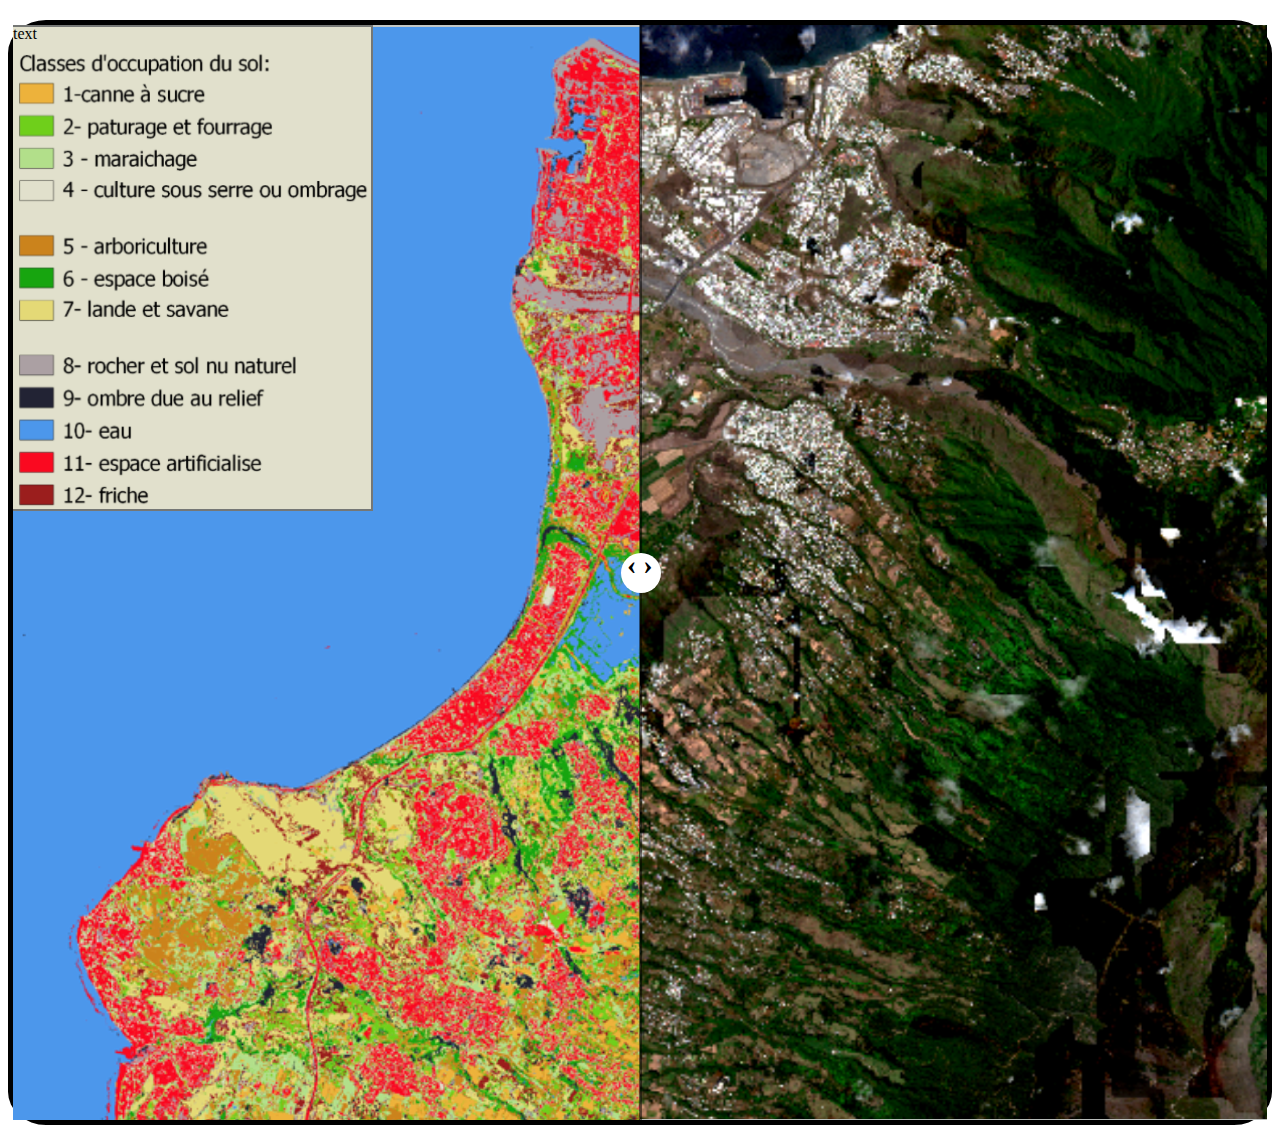
<file: slider.html>
<!DOCTYPE html>
<html lang="fr">
<head>
  <meta charset="UTF-8">
  <meta name="viewport" content="width=device-width, initial-scale=1.0">
  <title>Before & After Slider</title>
  <script src="https://code.jquery.com/jquery-3.2.1.slim.min.js" integrity="sha384-KJ3o2DKtIkvYIK3UENzmM7KCkRr/rE9/Qpg6aAZGJwFDMVNA/GpGFF93hXpG5KkN" crossorigin="anonymous"></script>
  <link href="css/ba-slider.css" rel="stylesheet" />
<script src="scripts/ba-slider.min.js"></script>
</head>
<body>

    <div class="comparison-slider-wrapper">
        <div id="ba-slider" class="comparison-slider">
                <div class="overlay">text</div>
                <img src="media/reunion1.png"/>
            <div class="resize">
                <div class="overlay">text</div>
                <img src="media/reunion2.png"/>
            </div>
            <div class="divider"></div>
        </div>
    </div>

    <script>
        $(document).ready(function () {
            baSlider("#ba-slider");
        });
    </script>
</body>
</html>
</file>
<file: css/ba-slider.css>
.comparison-slider-wrapper {
    position: relative;
    width: 100%;
    margin: 20px 0;
    border-radius: 3%;
    }
    .comparison-slider-wrapper .comparison-slider {
      position: relative;
      width: 100%;
      margin: 0;
      border: 5px #000000 solid;
      border-radius: 3%;
      box-sizing: border-box; }
      .comparison-slider-wrapper .comparison-slider > img {
        width: 100%;
        height: auto;
        display: block; }
      .comparison-slider-wrapper .comparison-slider .overlay {
        display: none;
        position: absolute;
        width: 100%;
        height: 100%; }
        @media screen and (min-width: 767px) {
          .comparison-slider-wrapper .comparison-slider .overlay {
            display: block; } }
      .comparison-slider-wrapper .comparison-slider .resize {
        position: absolute;
        top: 0;
        left: 0;
        height: 100%;
        width: 50%;
        overflow: hidden; }
        .comparison-slider-wrapper .comparison-slider .resize > img {
          display: block; }
      .comparison-slider-wrapper .comparison-slider .divider {
        position: absolute;
        width: 3px;
        height: 100%;
        background-color: rgba(0, 0, 0, 0.5);
        left: 50%;
        top: 0;
        bottom: 0;
        margin-left: -1px;
        cursor: ew-resize; }
        .comparison-slider-wrapper .comparison-slider .divider:before {
          content: "";
          position: absolute;
          width: 40px;
          height: 40px;
          left: -18px;
          top: 50%;
          margin-top: -20px;
          border-radius: 50%;
          background-color: #ffffff;
          transition: all 0.1s ease-in-out; }
        .comparison-slider-wrapper .comparison-slider .divider:after {
          content: "\2039\a0\203A";
          position: absolute;
          font-size: 28px;
          top: 50%;
          margin-top: -24px;
          margin-left: -12px;
          color: #000000;
          font-weight: 900;
          text-align: center;
          transition: all 0.1s ease-in-out; }
        .comparison-slider-wrapper .comparison-slider .divider.draggable:before {
          width: 60px;
          height: 60px;
          left: -28px;
          margin-top: -30px; }
</file>
